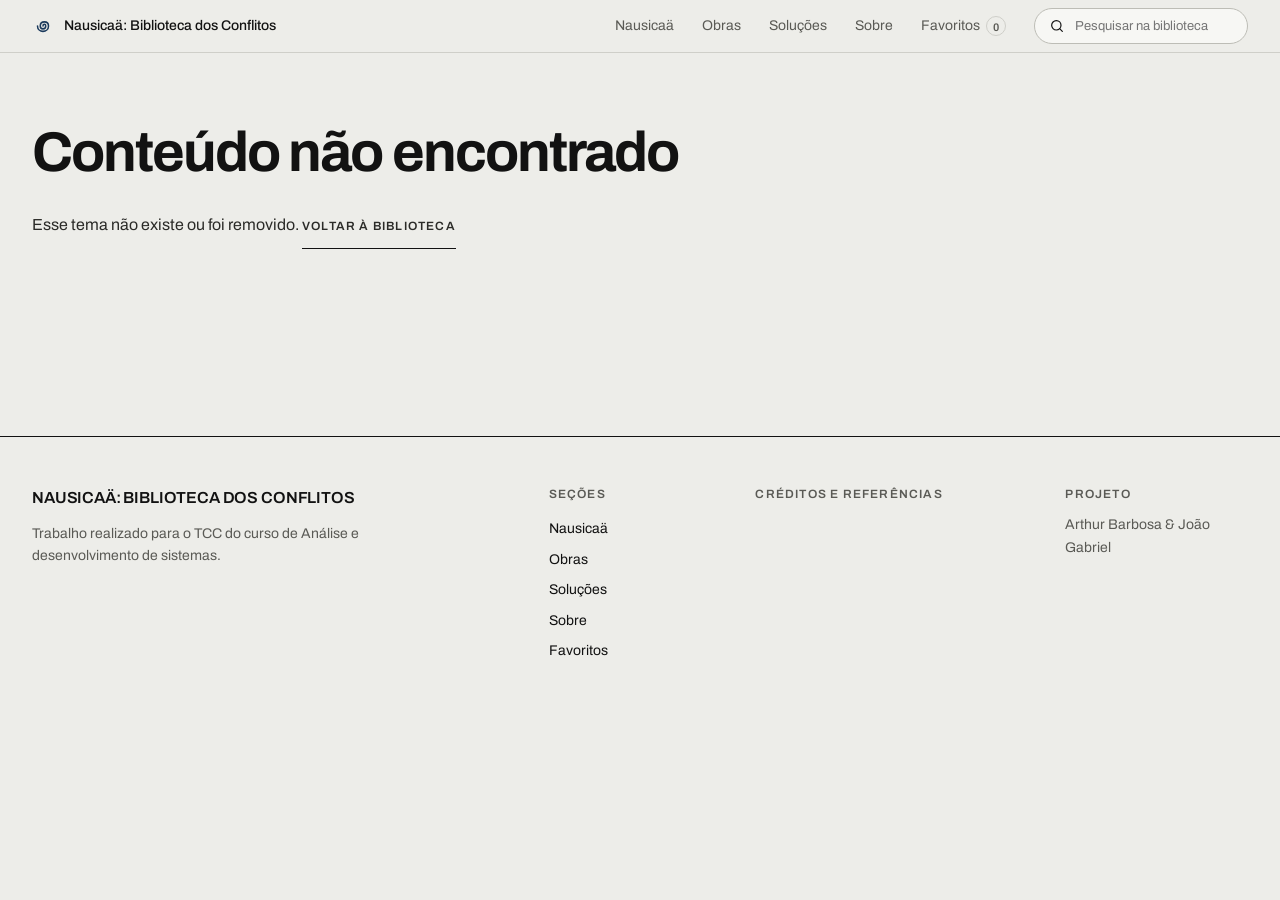
<file: TCC_Nausicaä/frontend/conteudo.html>
<!DOCTYPE html>
<html lang="pt-BR">
<head>
<meta charset="UTF-8">
<meta name="viewport" content="width=device-width, initial-scale=1">
<title>Conteúdo · Nausicaä: Biblioteca dos Conflitos</title>
<meta name="description" content="[Descrição da página de conteúdo]">
<link rel="preconnect" href="https://fonts.googleapis.com">
<link rel="preconnect" href="https://fonts.gstatic.com" crossorigin>
<link href="https://fonts.googleapis.com/css2?family=Archivo:wght@400;500;600;700&display=swap" rel="stylesheet">
<link rel="stylesheet" href="css/style.css">
</head>
<body data-pagina="conteudo">
<a class="pular" href="#conteudo">Pular para o conteúdo</a>
<header class="topo" id="topo"></header>
<main id="conteudo">
  <section class="wrap pagina" id="conteudo-item"></section>
</main>
<footer class="rodape" id="rodape"></footer>
<script src="js/dados.js"></script>
<script src="js/script.js"></script>
</body>
</html>
</file>
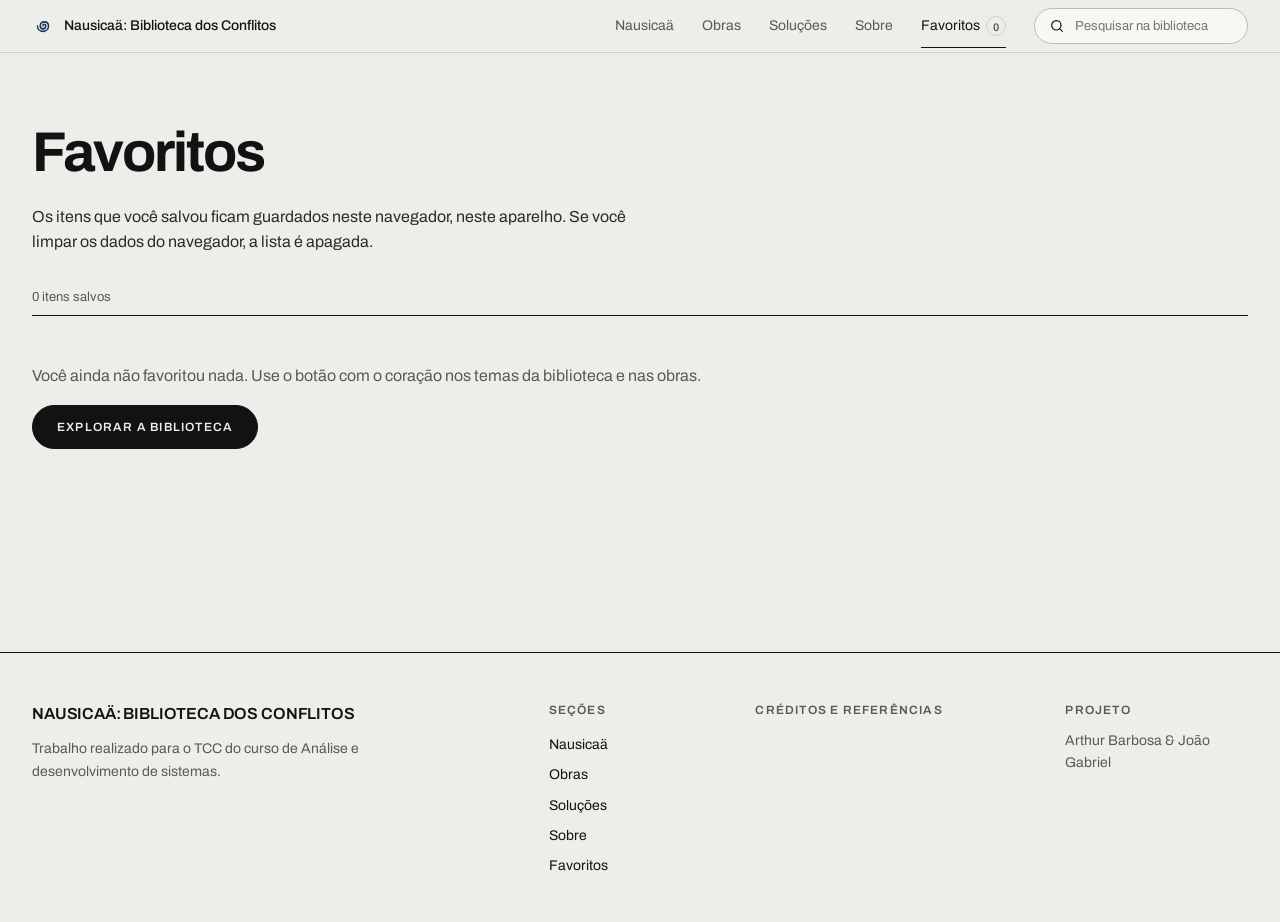
<file: TCC_Nausicaä/frontend/favoritos.html>
<!DOCTYPE html>
<html lang="pt-BR">
<head>
<meta charset="UTF-8">
<meta name="viewport" content="width=device-width, initial-scale=1">
<title>Favoritos · Nausicaä: Biblioteca dos Conflitos</title>
<meta name="description" content="Temas da biblioteca e obras que você salvou neste navegador.">
<link rel="preconnect" href="https://fonts.googleapis.com">
<link rel="preconnect" href="https://fonts.gstatic.com" crossorigin>
<link href="https://fonts.googleapis.com/css2?family=Archivo:wght@400;500;600;700&display=swap" rel="stylesheet">
<link rel="stylesheet" href="css/style.css">
</head>
<body data-pagina="favoritos">
<a class="pular" href="#conteudo">Pular para o conteúdo</a>
<header class="topo" id="topo"></header>
<main id="conteudo">
  <section class="wrap pagina">
    <h1>Favoritos</h1>
    <p class="lead">Os itens que você salvou ficam guardados neste navegador, neste aparelho. Se você limpar os dados do navegador, a lista é apagada.</p>
    <div class="cab-secao" style="margin-bottom:8px">
      <span class="contagem" id="fav-conta" aria-live="polite"></span>
      <div class="acoes" id="fav-acoes" hidden>
        <button type="button" class="btn claro" id="fav-baixar">Baixar lista (.txt)</button>
        <button type="button" class="btn claro" id="fav-limpar">Limpar favoritos</button>
      </div>
    </div>
    <div id="fav-box"></div>
  </section>
</main>
<footer class="rodape" id="rodape"></footer>
<script src="js/dados.js"></script>
<script src="js/script.js"></script>
</body>
</html>
</file>
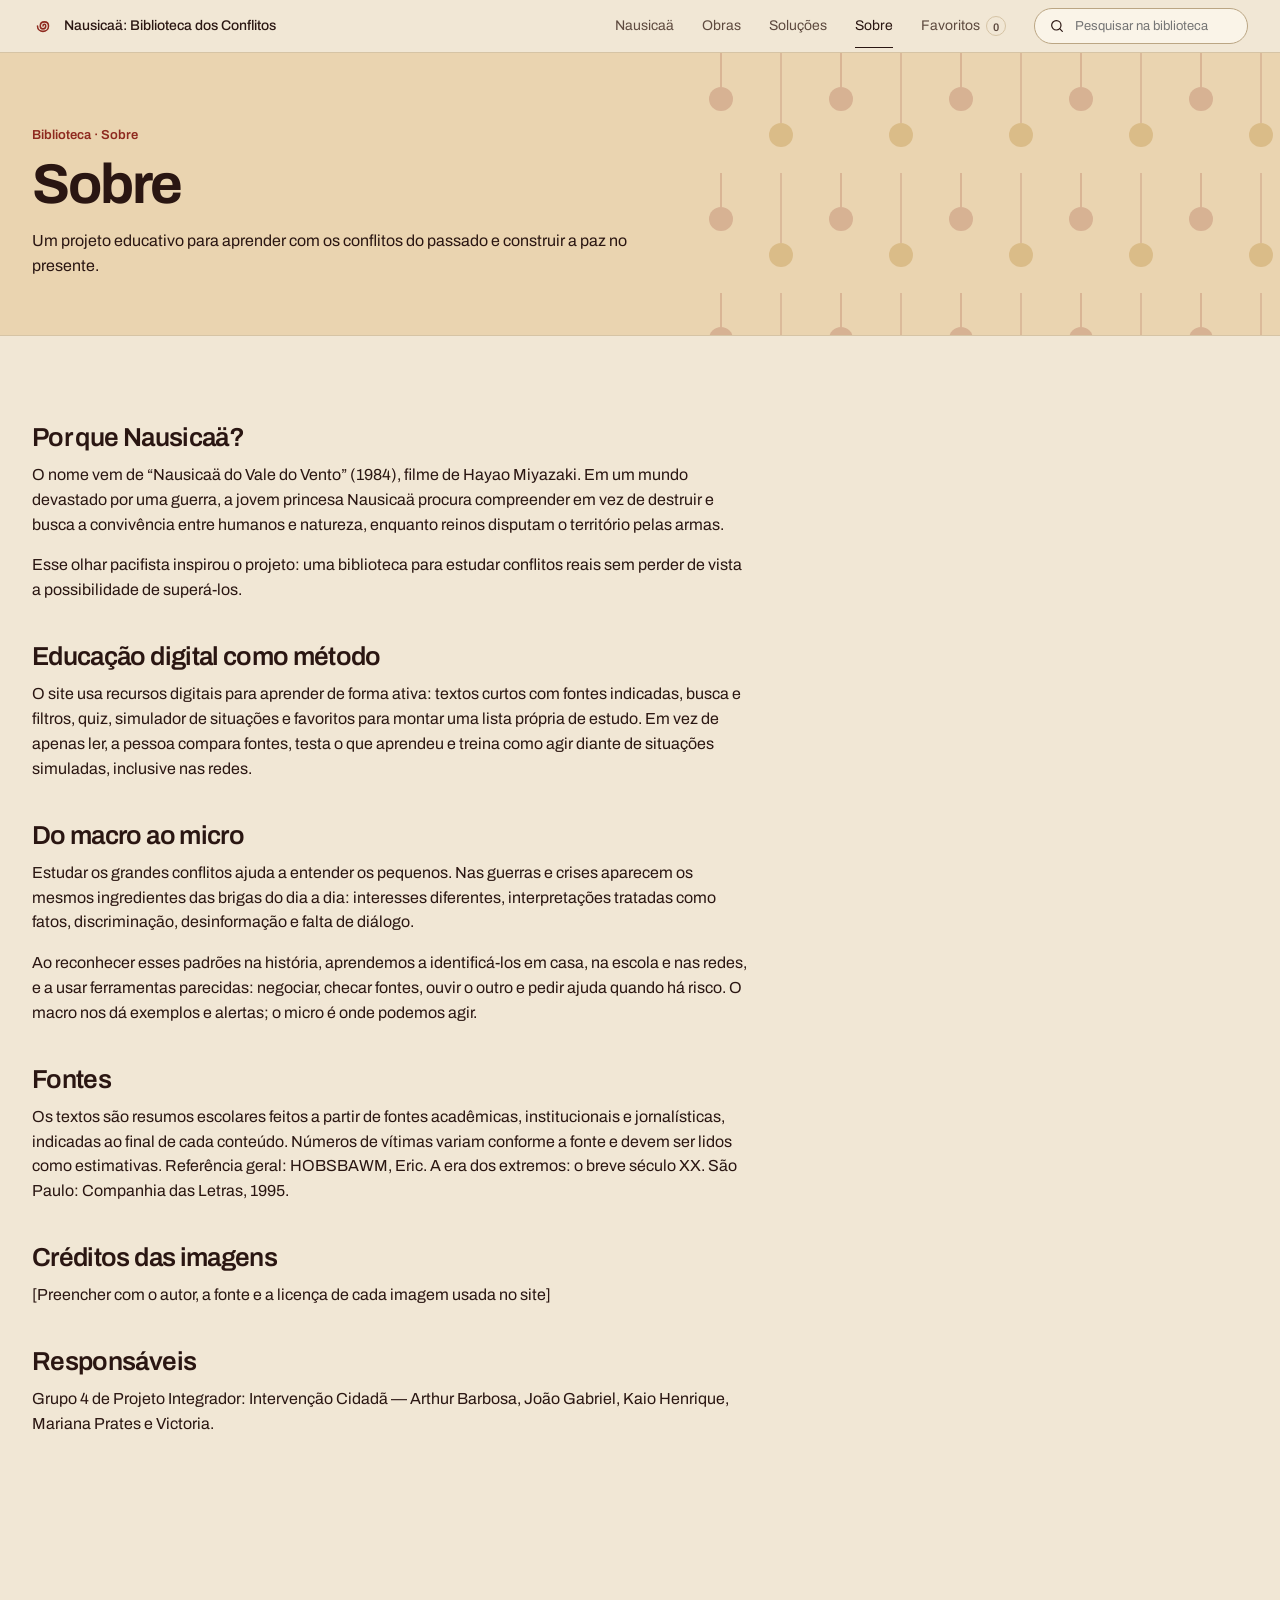
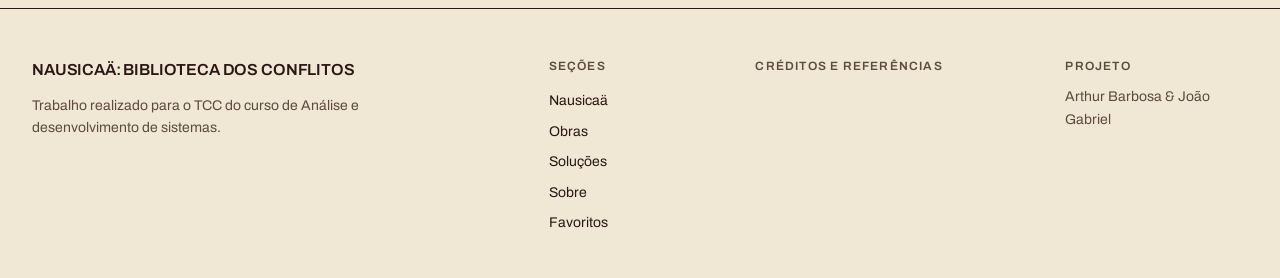
<file: TCC_Nausicaä/frontend/sobre.html>
<!DOCTYPE html>
<html lang="pt-BR">
<head>
<meta charset="UTF-8">
<meta name="viewport" content="width=device-width, initial-scale=1">
<title>Sobre · Nausicaä: Biblioteca dos Conflitos</title>
<meta name="description" content="[Descrição da página sobre o projeto]">
<link rel="preconnect" href="https://fonts.googleapis.com">
<link rel="preconnect" href="https://fonts.gstatic.com" crossorigin>
<link href="https://fonts.googleapis.com/css2?family=Archivo:wght@400;500;600;700&display=swap" rel="stylesheet">
<link rel="stylesheet" href="css/style.css">
</head>
<body data-pagina="sobre" data-tema="sobre">
<a class="pular" href="#conteudo">Pular para o conteúdo</a>
<header class="topo" id="topo"></header>
<main id="conteudo">
  <section class="cab-tema">
    <div class="wrap">
      <p class="rot-sec" data-txt="sobre.rotulo"></p>
      <h1 data-txt="sobre.titulo"></h1>
      <p class="lead" data-txt="sobre.texto"></p>
    </div>
  </section>
  <section class="wrap pagina" style="padding-top:48px">
    <div class="artigo" id="sobre-secoes"></div>
  </section>
</main>
<footer class="rodape" id="rodape"></footer>
<script src="js/dados.js"></script>
<script src="js/script.js"></script>
</body>
</html>
</file>
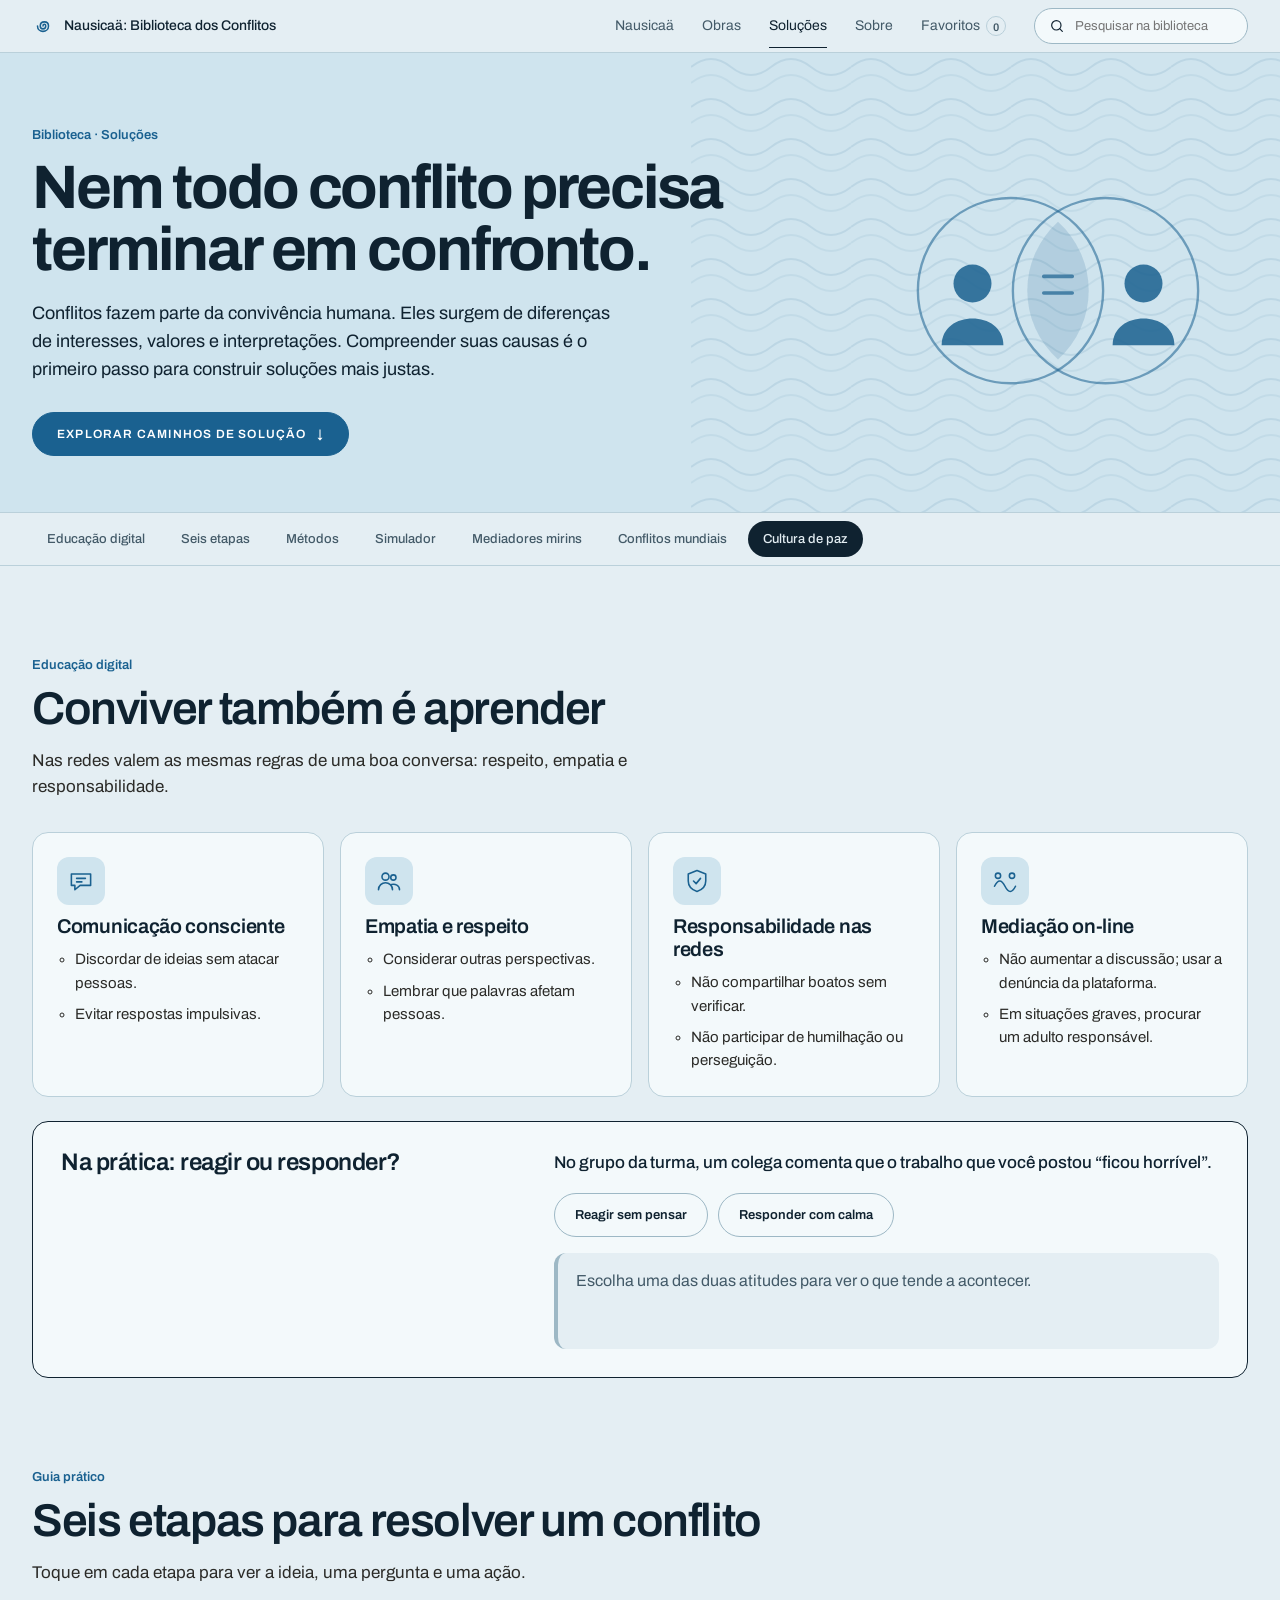
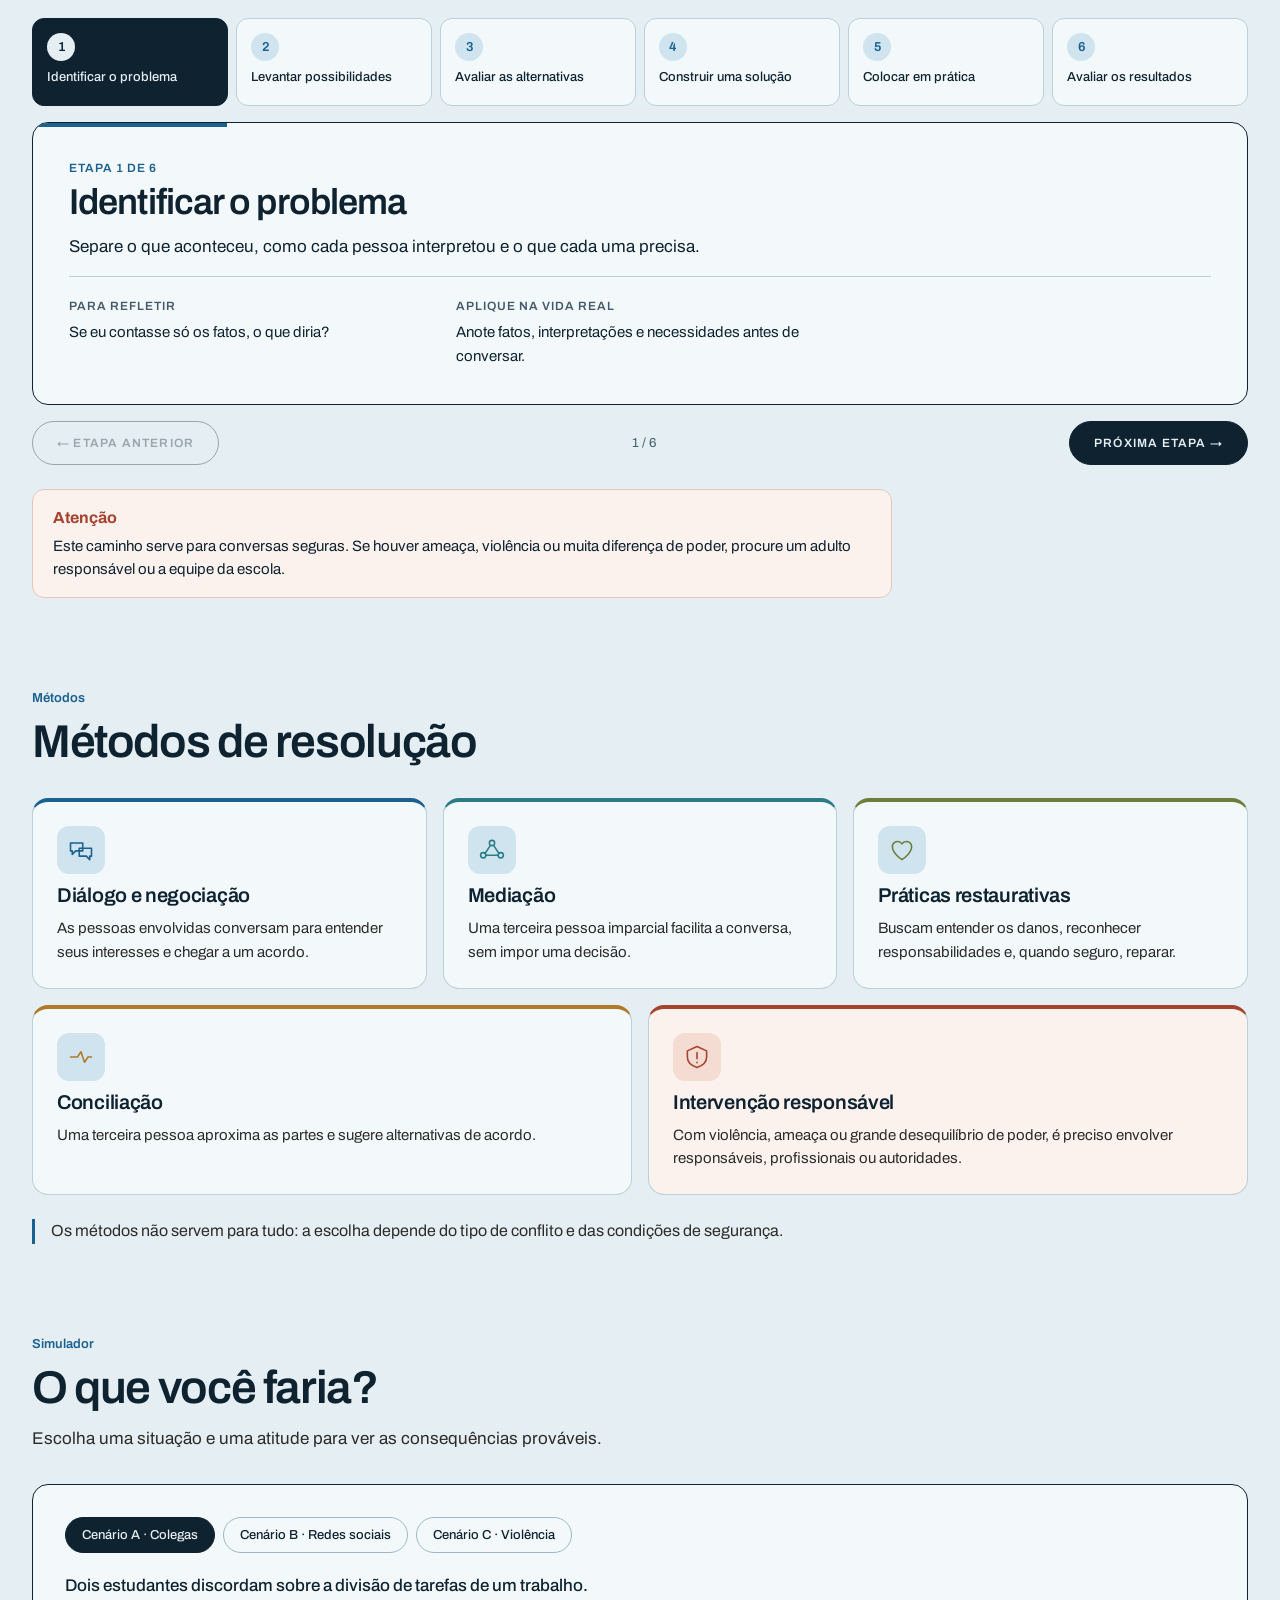
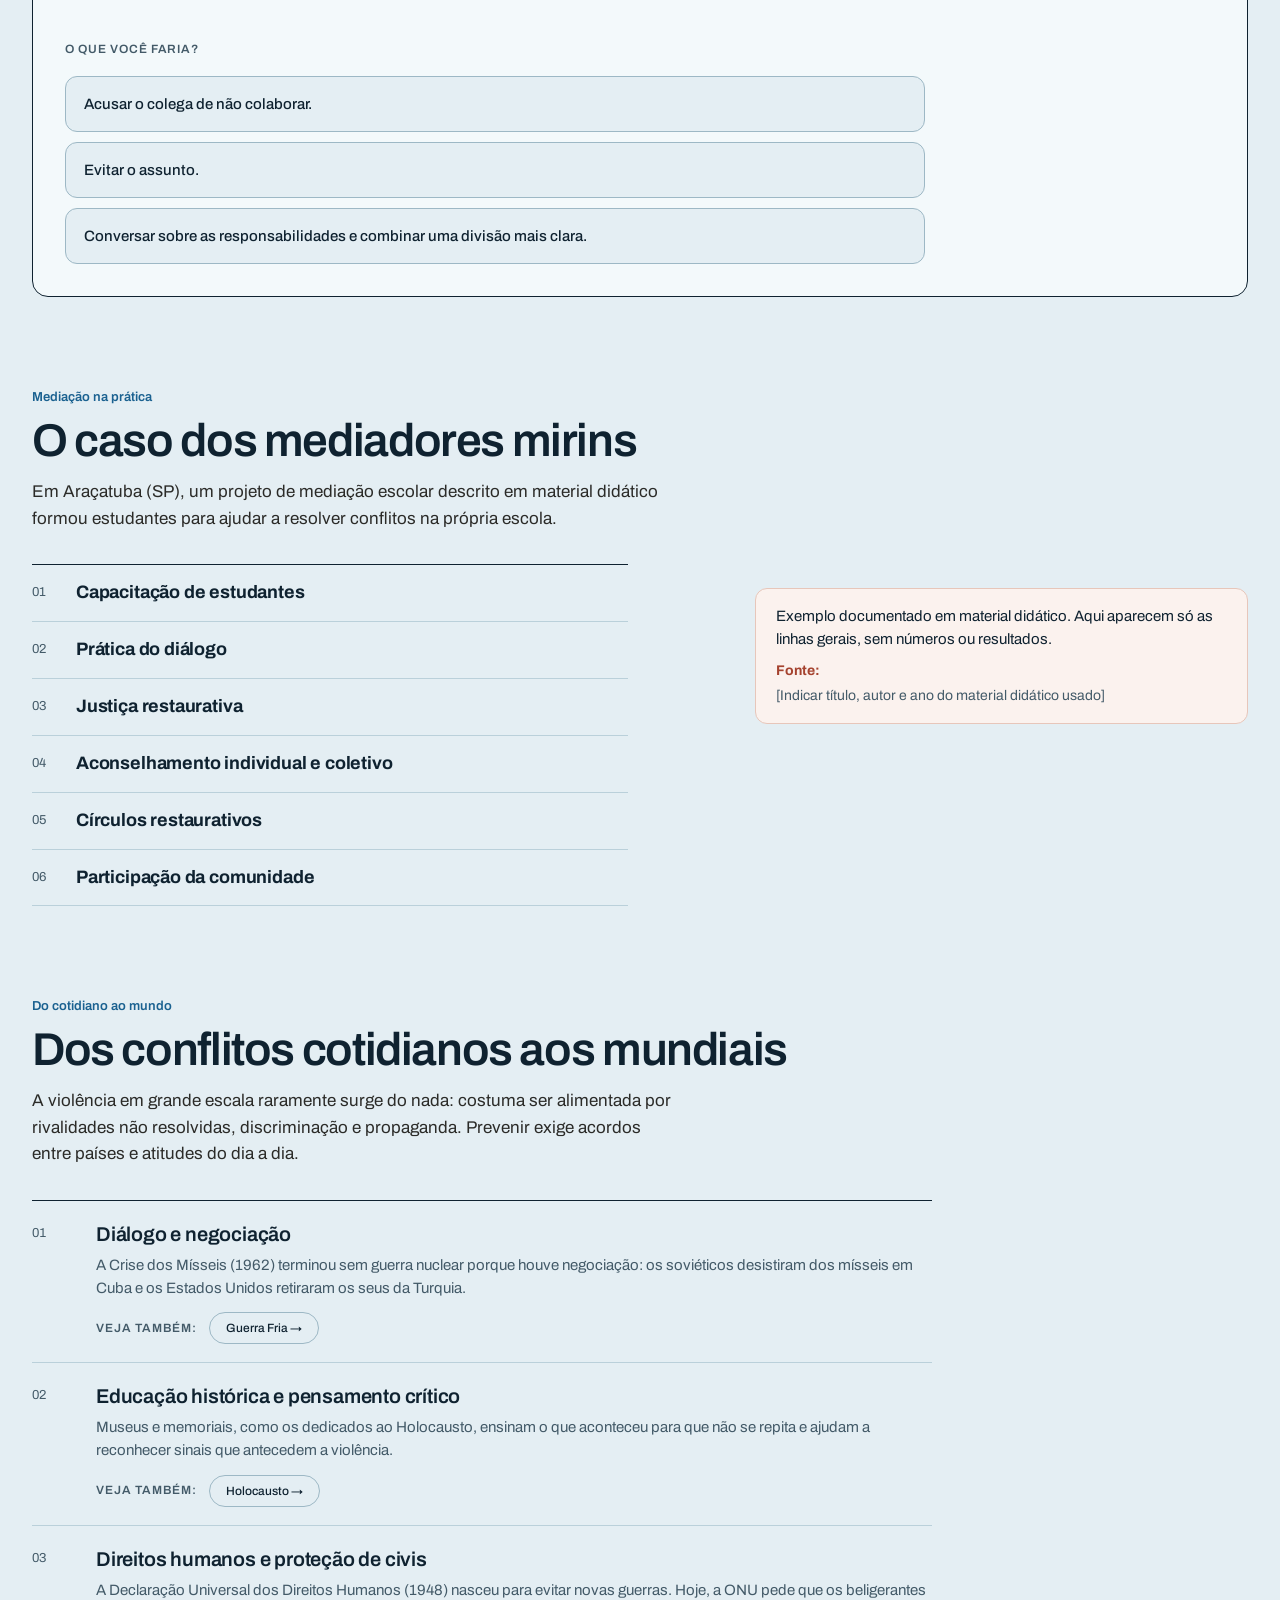
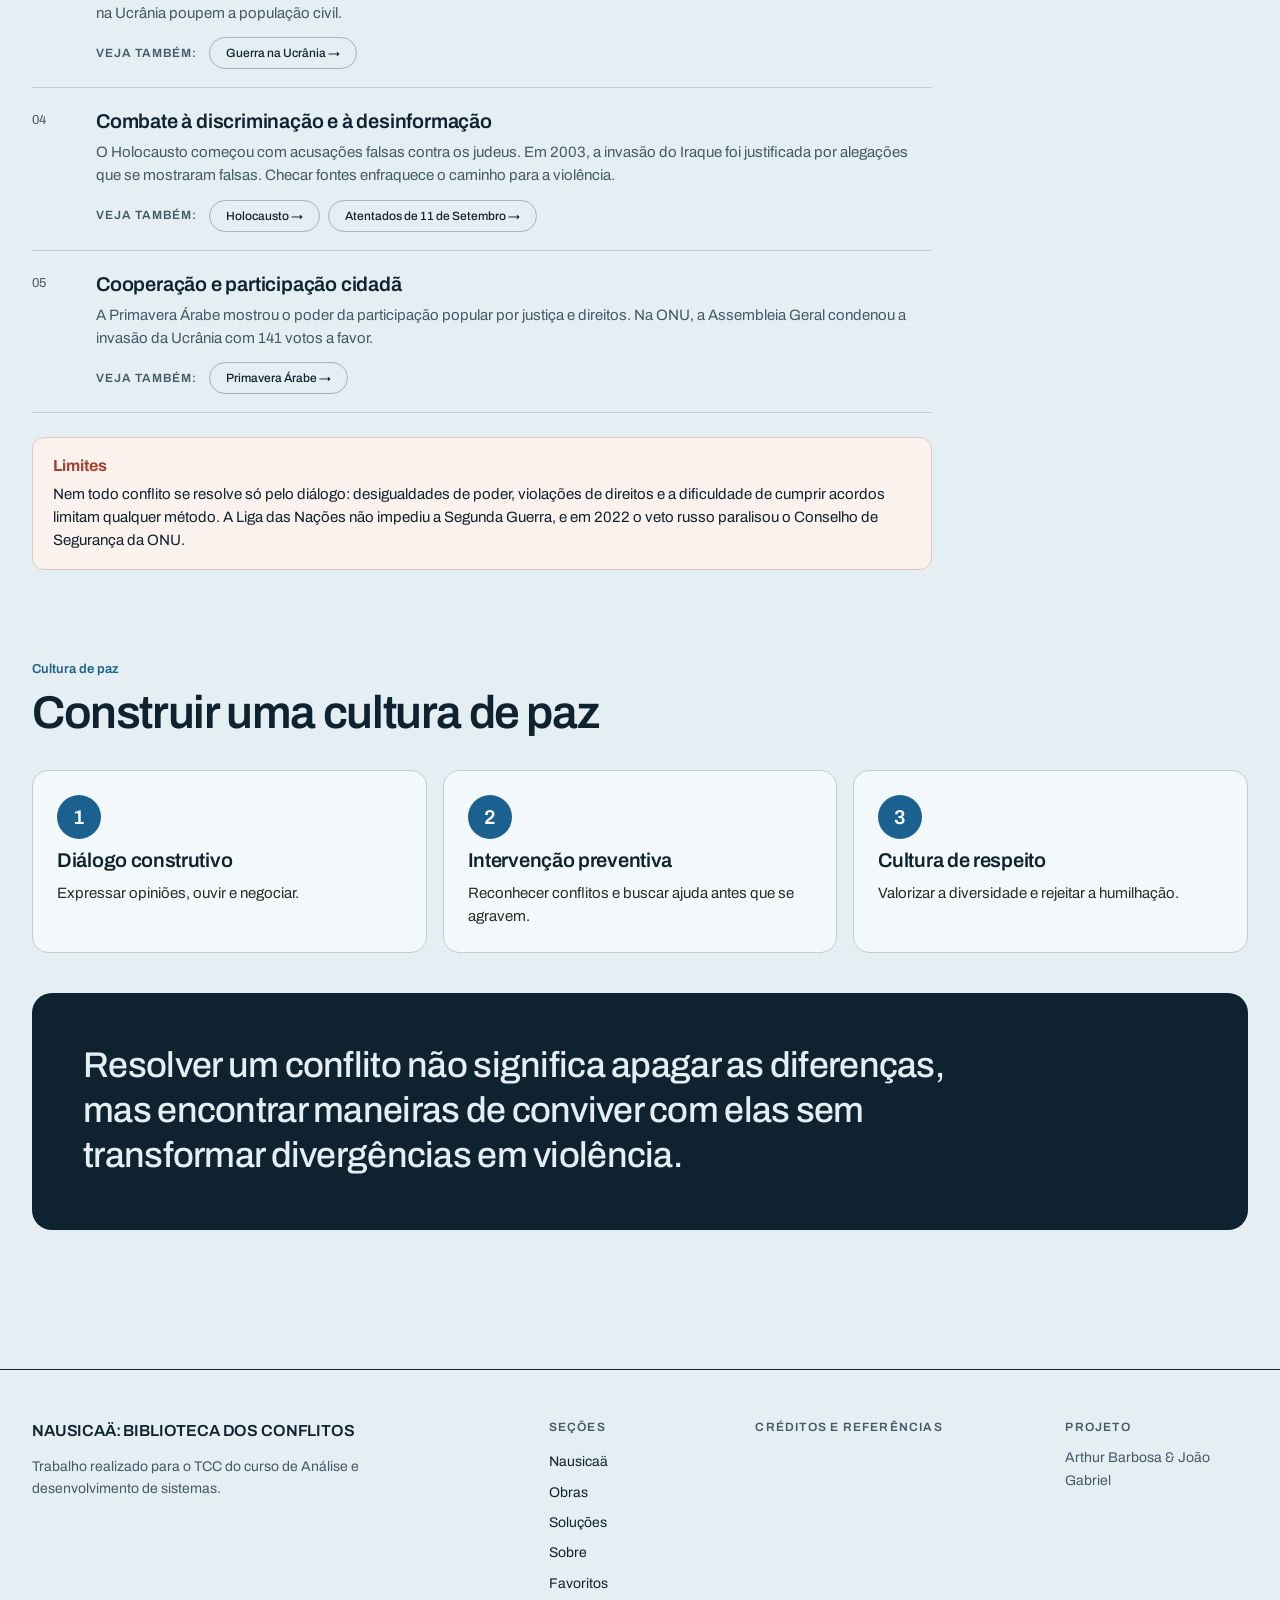
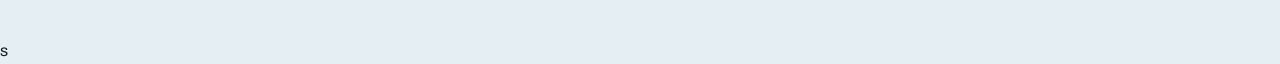
<file: TCC_Nausicaä/frontend/solucoes.html>
<!DOCTYPE html>
<html lang="pt-BR">
<head>
<meta charset="UTF-8">
<meta name="viewport" content="width=device-width, initial-scale=1">
<title>Soluções · Nausicaä: Biblioteca dos Conflitos</title>
<meta name="description" content="[Descrição da página de soluções]">
<link rel="preconnect" href="https://fonts.googleapis.com">
<link rel="preconnect" href="https://fonts.gstatic.com" crossorigin>
<link href="https://fonts.googleapis.com/css2?family=Archivo:wght@400;500;600;700&display=swap" rel="stylesheet">
<link rel="stylesheet" href="css/style.css">
</head>
<body data-pagina="solucoes" data-tema="solucoes">
<a class="pular" href="#conteudo">Pular para o conteúdo</a>
<header class="topo" id="topo"></header>
<main id="conteudo">
  <section class="cab-tema sol-hero">
    <div class="wrap sol-hero-in">
      <div class="sol-hero-txt">
        <p class="rot-sec" data-txt="solucoes.rotulo"></p>
        <h1 data-txt="solucoes.titulo"></h1>
        <p class="lead" data-txt="solucoes.texto"></p>
        <a class="btn acc" id="sol-cta" href="#educacao"><span data-txt="solucoes.cta"></span> <span aria-hidden="true">↓</span></a>
      </div>
      <svg class="sol-hero-arte" viewBox="0 0 320 220" role="img" aria-label="Duas pessoas conversando, com balões de fala que se encontram">
        <circle cx="120" cy="110" r="78" fill="none" stroke="currentColor" stroke-width="2" opacity=".55"/>
        <circle cx="200" cy="110" r="78" fill="none" stroke="currentColor" stroke-width="2" opacity=".55"/>
        <path d="M160 52a78 78 0 0 1 0 116a78 78 0 0 1 0-116z" fill="currentColor" opacity=".16"/>
        <circle cx="88" cy="104" r="16" fill="currentColor" opacity=".85"/>
        <path d="M62 156c0-30 52-30 52 0z" fill="currentColor" opacity=".85"/>
        <circle cx="232" cy="104" r="16" fill="currentColor" opacity=".85"/>
        <path d="M206 156c0-30 52-30 52 0z" fill="currentColor" opacity=".85"/>
        <path d="M148 98h24M148 112h24" stroke="currentColor" stroke-width="3" stroke-linecap="round" opacity=".7"/>
      </svg>
    </div>
  </section>

  <nav class="sol-nav" id="sol-nav" aria-label="Nesta página"><div class="wrap"></div></nav>

  <section class="wrap sol-sec" id="educacao" data-sol="educacao" aria-labelledby="t-educacao"></section>
  <section class="wrap sol-sec" id="etapas" data-sol="etapas" aria-labelledby="t-etapas"></section>
  <section class="wrap sol-sec" id="metodos" data-sol="metodos" aria-labelledby="t-metodos"></section>
  <section class="wrap sol-sec" id="simulador" data-sol="simulador" aria-labelledby="t-simulador"></section>
  <section class="wrap sol-sec" id="caso" data-sol="caso" aria-labelledby="t-caso"></section>
  <section class="wrap sol-sec" id="mundo" data-sol="mundo" aria-labelledby="t-mundo"></section>
  <section class="wrap sol-sec" id="paz" data-sol="paz" aria-labelledby="t-paz"></section>
</main>
<footer class="rodape" id="rodape"></footer>
<script src="js/dados.js"></script>
<script src="js/script.js"></script>
<script src="js/solucoes.js"></script>
</body>
</html>s
</file>
<file: TCC_Nausicaä/frontend/css/style.css>
/* ============================================================
   NAUSICAÄ: BIBLIOTECA DOS CONFLITOS — estilos
   Para mudar as cores, edite as variáveis logo abaixo.
   ============================================================ */
:root{
  --bg:#EDEDE9;        /* fundo da página */
  --papel:#F7F7F4;     /* campos e cartões */
  --ink:#121212;       /* texto e linhas fortes */
  --mute:#5A5A55;      /* texto secundário */
  --linha:#CFCFC9;     /* linhas finas */
  --borda:#BDBDB6;     /* contorno de campos e botões */
  --acc:#1B3A5C;       /* cor de destaque (links, favoritos, ativo) */
  --acc-claro:#DCE3EC;
  --t0:#D9D9D3;--t1:#CFCFC8;--t2:#E2E2DC;--t3:#C9C9C2;--t4:#D3D3CC;
  --max:1440px;
  --pad:clamp(16px,2.5vw,32px);
  --fonte:'Archivo','Helvetica Neue',Helvetica,Arial,sans-serif;
}
*{box-sizing:border-box}
[hidden]{display:none!important}
html{scroll-behavior:smooth;scroll-padding-top:72px}
body{margin:0;background:var(--bg);color:var(--ink);font-family:var(--fonte);font-size:16px;line-height:1.55;-webkit-font-smoothing:antialiased}
a{color:inherit;text-decoration:none}
img{max-width:100%;display:block}
button{font-family:inherit}
:focus-visible{outline:2px solid var(--acc);outline-offset:3px}
.pular{position:absolute;left:-999px;top:0;background:var(--ink);color:var(--bg);padding:10px 16px;z-index:2000}
.pular:focus{left:8px;top:8px}
.wrap{max-width:var(--max);margin:0 auto;padding:0 var(--pad)}
.sr{position:absolute;width:1px;height:1px;overflow:hidden;clip:rect(0 0 0 0);white-space:nowrap}
.peq{font-size:13px;color:var(--mute);margin:0}
h1,h2,h3{font-weight:600;letter-spacing:-.025em;line-height:1.05;margin:0}

/* ---------- Abertura ---------- */
#intro{display:none;position:fixed;inset:0;z-index:1000;background:var(--bg);flex-direction:column;align-items:center;justify-content:center;overflow:hidden}
html.intro-ativa #intro{display:flex}
html.intro-ativa body{overflow:hidden}
#intro.saindo{transform:translateY(-100%);transition:transform .7s cubic-bezier(.7,0,.2,1)}
.intro-vento,.intro-ar{position:absolute;inset:0;width:100%;height:100%}
.intro-vento path{fill:none;stroke:var(--linha);stroke-width:1.5;stroke-linecap:round;stroke-dasharray:1700;stroke-dashoffset:1700;animation:desenhar 1.8s ease forwards}
.intro-vento path:nth-of-type(2){animation-delay:.2s}
.intro-vento path:nth-of-type(3){animation-delay:.4s}
.intro-folhas path{fill:#9AA6B3;opacity:0;animation:aparecer 1.2s ease forwards}
.intro-folhas path:nth-child(2){animation-delay:.2s}.intro-folhas path:nth-child(3){animation-delay:.4s}.intro-folhas path:nth-child(4){animation-delay:.6s}
.intro-titulo{position:relative;text-align:center;opacity:0;transform:translateY(14px);animation:subir 1s .8s ease forwards;margin-top:-120px}
.intro-titulo svg{width:40px;height:40px;margin-bottom:16px}
.intro-titulo h1{font-size:clamp(28px,4.6vw,56px);font-weight:600;letter-spacing:-.025em;line-height:1.05}
.intro-paisagem{position:absolute;left:0;right:0;bottom:0;width:100%;height:34vh;transform:translateY(40%);opacity:0;animation:subir 1.4s 1.1s ease forwards}
.intro-pular{position:absolute;top:20px;right:var(--pad);min-height:44px;padding:0 6px;background:none;border:0;border-bottom:1px solid var(--ink);font-size:12px;letter-spacing:.1em;font-weight:600;cursor:pointer;color:var(--ink)}
@keyframes desenhar{to{stroke-dashoffset:0}}
@keyframes aparecer{to{opacity:.9}}
@keyframes subir{to{opacity:1;transform:none}}

/* ---------- Topo ---------- */
.topo{position:sticky;top:0;z-index:100;background:var(--bg);border-bottom:1px solid var(--linha)}
.topo-in{display:flex;align-items:center;justify-content:space-between;gap:24px;min-height:52px}
.marca{display:flex;align-items:center;gap:10px;font-size:14px;font-weight:500;min-height:44px}
.marca svg{width:22px;height:22px;flex:none}
.topo-dir{display:flex;align-items:center;gap:28px;font-size:14px}
.menu{display:flex;align-items:center;gap:28px;margin:0;padding:0;list-style:none}
.menu a{display:inline-flex;align-items:center;min-height:44px;color:var(--mute);border-bottom:1px solid transparent;transition:color .2s}
.menu a:hover{color:var(--ink)}
.menu a[aria-current="page"]{color:var(--ink);border-bottom-color:var(--ink)}
.menu .num{display:inline-block;min-width:20px;height:20px;line-height:20px;text-align:center;font-size:11px;font-weight:600;background:var(--acc);color:#fff;border-radius:999px;margin-left:6px;padding:0 6px}
.menu .num[data-zero="true"]{background:transparent;color:var(--mute);border:1px solid var(--linha)}
.busca{position:relative}
.busca form{display:flex;align-items:center;gap:8px;border:1px solid var(--borda);border-radius:999px;padding:0 14px;height:36px;background:var(--papel)}
.busca form:focus-within{border-color:var(--acc)}
.busca svg{width:16px;height:16px;flex:none}
.busca input{border:0;background:transparent;outline:none;font:400 13px var(--fonte);width:160px;color:var(--ink)}
.busca-res{position:absolute;right:0;top:calc(100% + 8px);width:360px;max-height:360px;overflow:auto;background:var(--papel);border:1px solid var(--ink);border-radius:8px;display:none;z-index:10}
.busca-res.aberto{display:block}
.busca-res a{display:block;padding:10px 14px;border-bottom:1px solid var(--linha)}
.busca-res a:last-child{border-bottom:0}
.busca-res a:hover,.busca-res a:focus-visible{background:var(--acc-claro);outline-offset:-2px}
.busca-res small{display:block;font-size:12px;color:var(--mute)}
.busca-res .vazio{padding:12px 14px;font-size:14px;color:var(--mute)}
.burger{display:none;width:44px;height:44px;border:0;background:none;cursor:pointer;color:var(--ink);align-items:center;justify-content:center}
.burger svg{width:22px;height:22px}

/* ---------- Botões e links ---------- */
.btn{display:inline-flex;align-items:center;justify-content:center;gap:10px;min-height:44px;padding:0 24px;border-radius:999px;border:1px solid var(--ink);background:var(--ink);color:var(--bg);font:600 12px var(--fonte);letter-spacing:.1em;text-transform:uppercase;cursor:pointer;transition:background .2s,color .2s}
.btn:hover{background:var(--acc);border-color:var(--acc)}
.btn.claro{background:transparent;color:var(--ink)}
.btn.claro:hover{background:var(--ink);color:var(--bg);border-color:var(--ink)}
.btn.acc{background:var(--acc);border-color:var(--acc);color:#fff}
.btn.acc:hover{background:var(--ink);border-color:var(--ink)}
.link-forte{display:inline-flex;align-items:center;min-height:44px;font-size:12px;letter-spacing:.1em;font-weight:600;text-transform:uppercase;border-bottom:1px solid var(--ink);align-self:flex-start}
.link-forte:hover{color:var(--acc);border-color:var(--acc)}
.chip{height:36px;padding:0 16px;border-radius:999px;border:1px solid var(--borda);background:transparent;color:var(--ink);font:500 13px var(--fonte);cursor:pointer}
.chip:hover{border-color:var(--ink)}
.chip[aria-pressed="true"]{background:var(--ink);border-color:var(--ink);color:var(--bg)}
.filtros{display:flex;flex-wrap:wrap;align-items:center;gap:8px}
.filtros .rot{font-size:14px;color:var(--mute);margin-right:8px}

/* favoritar */
.btn-fav{display:inline-flex;align-items:center;gap:8px;min-height:44px;padding:0 16px;border-radius:999px;border:1px solid var(--borda);background:var(--papel);color:var(--ink);font:500 13px var(--fonte);cursor:pointer;transition:background .2s,color .2s,border-color .2s}
.btn-fav svg{width:18px;height:18px;flex:none}
.btn-fav svg path{fill:none;stroke:currentColor;stroke-width:1.8;stroke-linejoin:round}
.btn-fav:hover{border-color:var(--acc);color:var(--acc)}
.btn-fav[aria-pressed="true"]{background:var(--acc);border-color:var(--acc);color:#fff}
.btn-fav[aria-pressed="true"] svg path{fill:currentColor}
.btn-fav.icone{position:absolute;top:8px;right:8px;width:44px;height:44px;padding:0;justify-content:center;border-radius:50%;background:rgba(247,247,244,.92)}
.btn-fav.icone .rot{display:none}
.btn-fav.icone[aria-pressed="true"]{background:var(--acc)}

/* ---------- Imagens e marcadores ---------- */
.ph{display:flex;align-items:center;justify-content:center;text-align:center;width:100%;height:100%;font-size:11px;letter-spacing:.14em;color:#55554F;font-weight:500;padding:8px;background:var(--t0)}
.c1 .ph,.ph.c1{background:var(--t1)}.c2 .ph,.ph.c2{background:var(--t2)}.c3 .ph,.ph.c3{background:var(--t3)}.c4 .ph,.ph.c4{background:var(--t4)}
.midia{width:100%;height:100%;object-fit:cover}

/* ---------- Carrossel (palco preto) ---------- */
.carrossel{--sw:86%;background:radial-gradient(120% 90% at 50% 0%,#20242C 0%,#101217 48%,#07080A 100%);border-bottom:1px solid #1A1C22;color:#F2F2EE;padding:40px 0 24px}
.car-palco{position:relative}
.car-janela{overflow:hidden}
.car-track{display:flex;gap:16px;transform:translateX(calc(var(--i,0) * -1 * (var(--sw) + 16px)));transition:transform .7s cubic-bezier(.2,.7,.2,1)}
.car-slide{flex:0 0 var(--sw);height:clamp(240px,38vw,540px);border-radius:8px;overflow:hidden;background:#1E1E1E;box-shadow:0 18px 40px rgba(0,0,0,.45);opacity:.35;transition:opacity .7s}
.car-slide.ativo{opacity:1}
.car-slide .ph{background:#232323;color:#8E8E88;font-size:12px}
.car-seta{position:absolute;top:50%;transform:translateY(-50%);z-index:3;width:48px;height:48px;border-radius:50%;border:1px solid rgba(255,255,255,.75);background:rgba(11,11,11,.55);color:#fff;display:flex;align-items:center;justify-content:center;cursor:pointer;transition:background .2s,color .2s;backdrop-filter:blur(4px)}
.car-seta svg{width:20px;height:20px}
.car-seta:hover{background:#fff;color:#0B0B0B}
.car-seta.ant{left:16px}
.car-seta.prox{left:calc(var(--sw) - 64px)}
.car-legenda{width:var(--sw);display:flex;align-items:flex-end;justify-content:space-between;gap:16px;padding-top:16px}
.car-legenda .peq{color:#B4B4AE}
.car-legenda h2{font-size:clamp(24px,2.6vw,34px);margin-top:6px;color:#fff}
.car-legenda .link-forte{min-height:36px;font-size:11px;white-space:nowrap;color:#fff;border-color:#fff}
.car-legenda .link-forte:hover{color:#fff;opacity:.75}
.car-controles{width:var(--sw);display:flex;align-items:center;justify-content:flex-start;margin-top:12px;padding-top:0;border-top:1px solid rgba(255,255,255,.18)}
.car-pos{display:flex;align-items:center;gap:16px;font-size:13px;font-variant-numeric:tabular-nums;color:#D8D8D2}
.car-pontos{display:flex;gap:8px}
.car-pontos button{width:40px;height:44px;border:0;background:none;padding:0;cursor:pointer;position:relative}
.car-pontos button::after,.car-pontos button::before{content:'';position:absolute;left:0;right:0;top:50%;height:3px;margin-top:-1.5px;border-radius:2px}
.car-pontos button::after{background:rgba(255,255,255,.25)}
.car-pontos button::before{background:#fff;transform:scaleX(0);transform-origin:left;z-index:1}
.car-pontos button[aria-current="true"]::before{transform:scaleX(1)}
.car-pontos button[aria-current="true"].corre::before{animation:preencher 5s linear forwards}
@keyframes preencher{from{transform:scaleX(0)}to{transform:scaleX(1)}}
.carrossel :focus-visible{outline-color:#fff}

.espaco{height:clamp(72px,9vw,128px)}

/* ---------- Vídeo ---------- */
.video{display:grid;grid-template-columns:repeat(12,minmax(0,1fr));column-gap:24px;align-items:center}
.video .txt{grid-column:1 / span 5}
.video h2{font-size:clamp(30px,3.4vw,46px);margin:12px 0 20px}
.video .txt p.corpo{margin:0;max-width:420px}
.video .tela{grid-column:7 / span 6}
.video-caixa{aspect-ratio:16 / 9;background:#2A2F36;border-radius:8px;overflow:hidden;display:flex;flex-direction:column;align-items:center;justify-content:center;gap:14px;color:#D5DAE0;font-size:12px;letter-spacing:.14em;text-align:center;padding:16px}
.video-caixa iframe,.video-caixa video{width:100%;height:100%;border:0}
.video-caixa .play{width:64px;height:64px;border-radius:50%;border:1.5px solid #D5DAE0;display:flex;align-items:center;justify-content:center}
.video-caixa .play svg{width:20px;height:20px}

body[data-pagina="index"]{--serif:'Newsreader',Georgia,'Times New Roman',serif}
body[data-pagina="index"] .titulo-secao,body[data-pagina="index"] .video h2,body[data-pagina="index"] .banner h2{font-family:var(--serif);font-weight:600;letter-spacing:-.02em}
.sec-lead{margin:14px 0 0;max-width:640px;color:var(--mute)}

/* ---------- Faixa que leva às Obras ---------- */
.banner {
  --banner-fundo: #14263A;
  display: grid;
  grid-template-columns: repeat(12, minmax(0, 1fr));
  column-gap: 24px;
  align-items: center;
  min-height: clamp(300px, 30vw, 420px);
  background: var(--banner-fundo);
  color: #F2F2EE;
  border-radius: 8px;
  overflow: hidden;
  padding: 0 clamp(24px, 4vw, 64px);
}

.banner-txt {
  grid-column: 1 / span 6;
  padding: clamp(32px, 4vw, 56px) 0;
}

.banner .rot-sec {
  color: #B9C7D8;
}

.banner h2 {
  font-size: clamp(30px, 3.6vw, 52px);
  line-height: 1.02;
  color: #fff;
  margin: 12px 0 16px;
}

.banner .corpo {
  margin: 0 0 28px;
  color: #D8DEE6;
  max-width: 480px;
}

.btn.claro-escuro {
  background: #fff;
  color: #0B0B0B;
  border-color: #fff;
}

.btn.claro-escuro:hover {
  background: transparent;
  color: #fff;
  border-color: #fff;
}

/* Imagem centralizada e com espaço nas bordas */
.banner-img {
  grid-column: 7 / span 6;
  align-self: stretch;
  min-height: 280px;
  display: flex;
  align-items: center;
  justify-content: center;
  padding: 24px;
  position: relative;
}

.banner-img img {
  position: relative;
  inset: auto;
  display: block;
  width: 100%;
  height: 100%;
  max-height: 360px;
  object-fit: contain;
  object-position: center center;
  margin: auto;
}

.banner-ph {
  position: absolute;
  inset: 28px;
  border: 1.5px dashed rgba(255,255,255,.35);
  border-radius: 8px;
  display: flex;
  align-items: center;
  justify-content: center;
  text-align: center;
  padding: 12px;
  font-size: 12px;
  letter-spacing: .14em;
  color: rgba(255,255,255,.6);
}

/* Ajuste para celulares */
@media (max-width: 900px) {
  .banner {
    padding: 0 24px;
  }

  .banner-txt,
  .banner-img {
    grid-column: 1 / -1;
  }

  .banner-txt {
    padding-bottom: 8px;
  }

  .banner-img {
    min-height: 260px;
    padding: 20px;
  }

  .banner-img img {
    max-height: 300px;
  }
}

/* ---------- Seções ---------- */
.secao{padding-top:clamp(64px,8vw,112px)}
.secao>h2,.titulo-secao{font-size:clamp(30px,3.2vw,44px)}
.cab-secao{display:flex;align-items:flex-end;justify-content:space-between;gap:16px;flex-wrap:wrap;margin-bottom:24px}
.contagem{font-size:13px;color:var(--mute)}

/* acervo */
.acervo-lista{border-bottom:1px solid var(--ink);margin-top:32px}
.entrada{display:grid;grid-template-columns:repeat(12,minmax(0,1fr));column-gap:24px;align-items:start;padding:32px 0;border-top:1px solid var(--ink)}
.entrada .img{grid-column:1 / span 5;height:clamp(190px,20vw,280px);border-radius:4px;overflow:hidden;position:relative}
.entrada .info{grid-column:7 / span 6}
.entrada .nucleo{margin:0 0 10px;font-size:12px;font-weight:600;letter-spacing:.1em;text-transform:uppercase;color:var(--acc)}
.entrada h3{font-size:clamp(24px,2.6vw,34px);margin-bottom:12px}
.entrada .desc{margin:0 0 20px;max-width:560px}
.ficha{display:grid;grid-template-columns:repeat(3,minmax(0,1fr));gap:0;margin:0 0 24px;border-top:1px solid var(--linha);border-bottom:1px solid var(--linha);max-width:560px}
.ficha div{padding:10px 12px 10px 0}
.ficha dt{font-size:11px;letter-spacing:.1em;text-transform:uppercase;color:var(--mute);margin-bottom:2px}
.ficha dd{margin:0;font-size:14px;font-weight:500}
.acoes{display:flex;flex-wrap:wrap;align-items:center;gap:12px 20px}
.vazio-msg{padding:40px 0;color:var(--mute)}

/* reflexão */
.caminhos{list-style:none;margin:0;padding:0;border-top:1px solid var(--ink)}
.caminhos li{display:grid;grid-template-columns:48px minmax(0,1fr);column-gap:16px;padding:18px 0;border-bottom:1px solid var(--linha)}
.caminhos .n{font-size:13px;color:var(--mute);font-variant-numeric:tabular-nums;padding-top:4px}
.caminhos strong{display:block;font-size:20px;font-weight:600;letter-spacing:-.01em;margin-bottom:4px}
.caminhos span.t{font-size:15px;color:var(--mute)}
.rot-sec{font-size:13px;font-weight:600;color:var(--acc);margin:0}
/* obras */
.grade-obras{list-style:none;margin:0;padding:0;display:grid;grid-template-columns:repeat(6,minmax(0,1fr));gap:56px 24px;align-items:start}
.obra{position:relative;scroll-margin-top:80px}
.obra-img{position:relative;aspect-ratio:2 / 3;border-radius:2px;overflow:hidden;margin-bottom:10px;background:var(--t0)}
.obra-tit{margin:0;font-size:14px;line-height:1.35;font-weight:500}
.obra-aut{margin:0;font-size:14px;line-height:1.35;color:var(--mute)}
.obra-link{display:inline-block;margin-top:6px;font-size:12px;font-weight:600;letter-spacing:.06em;border-bottom:1px solid var(--ink)}
.obra:target .obra-img,.obra.destaque .obra-img{outline:2px solid var(--acc);outline-offset:4px}

/* ---------- Páginas internas ---------- */
.pagina{padding-top:clamp(40px,6vw,72px);padding-bottom:40px}
.pagina h1{font-size:clamp(40px,5vw,56px);font-weight:700;letter-spacing:-.035em;line-height:1;margin-bottom:24px}
.pagina .lead{margin:0 0 32px;max-width:640px;color:#2B2B28}
.migalha{font-size:13px;color:var(--mute);margin:0 0 24px}
.migalha a{text-decoration:underline}
.artigo{max-width:720px}
.artigo h2{font-size:26px;margin:40px 0 12px}
.artigo p{margin:0 0 16px}
.artigo ul{padding-left:20px}
.meta-linha{display:flex;flex-wrap:wrap;gap:8px 24px;font-size:14px;color:var(--mute);margin:0 0 24px}
.bloco-lista{border-top:1px solid var(--ink);margin:0;padding:0;list-style:none}
.bloco-lista li{padding:16px 0;border-bottom:1px solid var(--linha)}
.fav-lista{list-style:none;margin:0;padding:0;border-top:1px solid var(--ink)}
.fav-item{display:grid;grid-template-columns:96px minmax(0,1fr) auto;gap:20px;align-items:center;padding:16px 0;border-bottom:1px solid var(--linha)}
.fav-item .mini{height:72px;border-radius:4px;overflow:hidden}
.fav-item h3{font-size:20px;margin-bottom:2px}
.fav-item p{margin:0;font-size:14px;color:var(--mute)}
.fav-vazio{padding:48px 0;border-top:1px solid var(--ink);color:var(--mute)}
.passos-sol{counter-reset:p}

/* ---------- Rodapé ---------- */
.rodape{margin-top:clamp(72px,9vw,128px);border-top:1px solid var(--ink)}
.rodape-in{display:grid;grid-template-columns:repeat(12,minmax(0,1fr));column-gap:24px;padding-top:48px;padding-bottom:40px}
.rodape-in>div,.rodape-in>nav{font-size:14px;line-height:1.6}
.r1{grid-column:1 / span 4}.r2{grid-column:6 / span 2}.r3{grid-column:8 / span 3}.r4{grid-column:11 / span 2}
.rodape .tit-r{display:block;font-size:12px;letter-spacing:.1em;color:var(--mute);font-weight:600;margin-bottom:10px}
.rodape .nome{font-size:16px;font-weight:600;letter-spacing:-.01em;margin:0 0 12px}
.rodape nav a{display:block;padding:4px 0}
.rodape nav a:hover{color:var(--acc)}
.rodape .mute{color:var(--mute)}


/* ============================================================
   TEMAS POR ABA (inspirados em filmes do Studio Ghibli)
   A página inicial usa a paleta padrão (azul de Nausicaä).
   ============================================================ */
/* Obras — Meu Amigo Totoro: floresta e folhas */
body[data-tema="obras"]{
  --bg:#E9EDDC;--papel:#F5F7EC;--ink:#17231A;--mute:#4D5A48;--linha:#C3CCAD;--borda:#A9B590;
  --acc:#2F6B3A;--acc-claro:#D3E2BE;
  --t0:#D6E0C2;--t1:#CBD8B3;--t2:#E0E8CF;--t3:#C2D1A8;--t4:#D0DDB9;
  --deco:url("data:image/svg+xml,%3Csvg xmlns='http://www.w3.org/2000/svg' width='220' height='120' viewBox='0 0 220 120'%3E%3Cpath d='M30 90 q14 -40 46 -30 q-8 36 -46 30z' fill='%232F6B3A' fill-opacity='.16'/%3E%3Cpath d='M110 60 q10 -28 34 -22 q-6 26 -34 22z' fill='%232F6B3A' fill-opacity='.12'/%3E%3Cpath d='M170 100 q8 -24 30 -18 q-4 22 -30 18z' fill='%232F6B3A' fill-opacity='.14'/%3E%3C/svg%3E");
}
/* Soluções — Ponyo: mar e céu */
body[data-tema="solucoes"]{
  --bg:#E4EEF3;--papel:#F3F9FB;--ink:#0F2230;--mute:#435A68;--linha:#BAD0DA;--borda:#9DB8C5;
  --acc:#1A6190;--acc-claro:#CFE4EE;
  --t0:#CFE0E8;--t1:#C2D7E2;--t2:#DCEAF0;--t3:#B8D0DD;--t4:#C8DDE7;
  --deco:url("data:image/svg+xml,%3Csvg xmlns='http://www.w3.org/2000/svg' width='160' height='40' viewBox='0 0 160 40'%3E%3Cpath d='M0 14 q20 -16 40 0 t40 0 t40 0 t40 0' fill='none' stroke='%231A6190' stroke-opacity='.3' stroke-width='2'/%3E%3Cpath d='M0 30 q20 -16 40 0 t40 0 t40 0 t40 0' fill='none' stroke='%231A6190' stroke-opacity='.2' stroke-width='2'/%3E%3C/svg%3E");
}
/* Sobre — A Viagem de Chihiro: casa de banhos, vermelho e ouro */
body[data-tema="sobre"]{
  --bg:#F1E7D5;--papel:#FAF4E8;--ink:#2A1612;--mute:#5E4A3F;--linha:#D6C4A5;--borda:#BBA684;
  --acc:#8E2A1F;--acc-claro:#EAD4B0;
  --t0:#E3D3B3;--t1:#D9C6A2;--t2:#EBDCC0;--t3:#D2BE98;--t4:#DFCDAA;
  --deco:url("data:image/svg+xml,%3Csvg xmlns='http://www.w3.org/2000/svg' width='120' height='120' viewBox='0 0 120 120'%3E%3Cline x1='30' y1='0' x2='30' y2='34' stroke='%238E2A1F' stroke-opacity='.25' stroke-width='1.5'/%3E%3Ccircle cx='30' cy='46' r='12' fill='%238E2A1F' fill-opacity='.2'/%3E%3Cline x1='90' y1='0' x2='90' y2='70' stroke='%238E2A1F' stroke-opacity='.2' stroke-width='1.5'/%3E%3Ccircle cx='90' cy='82' r='12' fill='%23B8862B' fill-opacity='.3'/%3E%3C/svg%3E");
}
.cab-tema{position:relative;background:var(--acc-claro);border-bottom:1px solid var(--linha);padding:clamp(40px,6vw,72px) 0 clamp(32px,5vw,56px);overflow:hidden}
.cab-tema::after{content:'';position:absolute;right:0;top:0;bottom:0;width:min(46%,680px);background-image:var(--deco);background-repeat:repeat;pointer-events:none}
.cab-tema .wrap{position:relative;z-index:1}
.cab-tema h1{font-size:clamp(40px,5vw,56px);font-weight:700;letter-spacing:-.035em;line-height:1;margin:12px 0 16px}
.cab-tema .lead{margin:0;max-width:640px;color:var(--ink)}
.marca svg{color:var(--acc)}

/* ---------- Animações de entrada ---------- */
.revelar{opacity:0;transform:translateY(14px);transition:opacity .7s ease,transform .7s ease}
.revelar.visivel{opacity:1;transform:none}

/* ---------- Responsivo ---------- */
@media (max-width:1100px){
  .grade-obras{grid-template-columns:repeat(4,minmax(0,1fr))}
  .r1{grid-column:1 / span 6}.r2{grid-column:7 / span 3}.r3{grid-column:1 / span 6;margin-top:24px}.r4{grid-column:7 / span 3;margin-top:24px}
}
@media (max-width:900px){
  .cab-tema::after{opacity:.5;width:100%}
  .burger{display:flex}
  .topo-dir{position:absolute;left:0;right:0;top:100%;flex-direction:column;align-items:stretch;gap:0;background:var(--bg);border-bottom:1px solid var(--ink);padding:8px var(--pad) 16px;display:none}
  .topo-dir.aberto{display:flex}
  .menu{flex-direction:column;align-items:stretch;gap:0}
  .menu a{width:100%;border-bottom:1px solid var(--linha)}
  .menu a[aria-current="page"]{border-bottom-color:var(--linha);font-weight:600}
  .busca{margin-top:12px}
  .busca form{width:100%}.busca input{width:100%}
  .busca-res{width:100%}
  .carrossel{--sw:92%}
  .car-seta{width:44px;height:44px}
  .car-seta.ant{left:10px}.car-seta.prox{left:calc(var(--sw) - 54px)}
      .car-legenda .link-forte{min-height:36px;font-size:11px;white-space:nowrap;color:#fff;border-color:#fff}
  .video .txt,.video .tela{grid-column:1 / -1}
  .video .tela{margin-top:28px}
  .banner{padding:0 24px}
  .banner-txt,.banner-img{grid-column:1 / -1}
  .banner-txt{padding-bottom:8px}
  .banner-img{min-height:240px}
  .entrada .img,.entrada .info{grid-column:1 / -1}
  .entrada .info{margin-top:20px}
  .grade-obras{grid-template-columns:repeat(2,minmax(0,1fr));gap:36px 16px}
  .fav-item{grid-template-columns:72px minmax(0,1fr)}
  .fav-item .acoes{grid-column:1 / -1}
  .r1,.r2,.r3,.r4{grid-column:1 / -1;margin-top:20px}
}
@media (prefers-reduced-motion:reduce){
  *,*::before,*::after{animation-duration:.01ms!important;animation-delay:0s!important;transition-duration:.01ms!important;scroll-behavior:auto!important}
  .revelar{opacity:1;transform:none}
}
@media print{.topo,#intro,.car-controles,.btn-fav,.filtros{display:none!important}}

/* ============================================================
   PÁGINA SOLUÇÕES (guia interativo) — usa as cores do tema Ponyo
   ============================================================ */
body[data-pagina="solucoes"]{
  --m1:#1A6190;--m2:#2B7C85;--m3:#6B7F3A;--m4:#B07A2A;--m5:#A5432F;
  --ok:#2F6B3A;--atencao:#A5432F;
}
.sol-hero-in{display:grid;grid-template-columns:repeat(12,minmax(0,1fr));column-gap:24px;align-items:center}
.sol-hero-txt{grid-column:1 / span 7}
.sol-hero h1{font-size:clamp(36px,4.8vw,68px);line-height:1;margin:12px 0 20px}
.sol-hero .lead{font-size:18px;max-width:600px;margin:0 0 28px}
.sol-hero-arte{grid-column:9 / span 4;width:100%;height:auto;color:var(--acc);justify-self:end;max-width:380px}
.sol-hero::after{opacity:.35}
.sol-nav{position:sticky;top:52px;z-index:50;background:var(--bg);border-bottom:1px solid var(--linha);overflow-x:auto;scrollbar-width:none}
.sol-nav::-webkit-scrollbar{display:none}
.sol-nav ul{display:flex;gap:6px;list-style:none;margin:0;padding:8px 0;position:relative;white-space:nowrap}
.sol-nav a{display:inline-flex;align-items:center;min-height:36px;padding:0 14px;border-radius:999px;font-size:13px;font-weight:500;color:var(--mute);border:1px solid transparent}
.sol-nav a:hover{color:var(--ink);border-color:var(--borda)}
.sol-nav a[aria-current="true"]{background:var(--ink);color:var(--bg)}
.sol-sec{padding-top:clamp(56px,7vw,96px);scroll-margin-top:110px}
.sol-sec:last-of-type{padding-bottom:24px}
.sol-cab{margin-bottom:32px;max-width:760px}
.sol-cab h2{font-size:clamp(30px,3.6vw,46px);margin:10px 0 14px;letter-spacing:-.03em}
.sol-cab .sec-lead{margin:0;color:#2B2B28;font-size:17px}
.sol-sub{font-size:22px;margin:48px 0 4px;letter-spacing:-.01em}
.mute{color:var(--mute)}
.rot{display:block;font-size:12px;font-weight:600;letter-spacing:.08em;text-transform:uppercase;color:var(--mute);margin-bottom:6px}

/* cartões */
.sol-cards{list-style:none;margin:0;padding:0;display:grid;gap:16px}
.sol-cards.quatro{grid-template-columns:repeat(4,minmax(0,1fr))}
.sol-cards.tres{grid-template-columns:repeat(3,minmax(0,1fr))}
.sol-cards.metodos{grid-template-columns:repeat(6,minmax(0,1fr))}
.sol-cards.metodos .sol-card{grid-column:span 2}
.sol-cards.metodos .sol-card:nth-child(n+4){grid-column:span 3}
.sol-card{background:var(--papel);border:1px solid var(--linha);border-radius:16px;padding:24px;display:flex;flex-direction:column;gap:10px;transition:transform .25s,border-color .25s,box-shadow .25s}
.sol-card:hover{transform:translateY(-3px);border-color:var(--borda);box-shadow:0 10px 24px rgba(15,34,48,.08)}
.sol-card h3{font-size:20px;letter-spacing:-.015em;line-height:1.15}
.sol-card p{margin:0;font-size:15px;color:#2B2B28}
.sol-card ul{margin:0;padding-left:18px;font-size:15px;display:grid;gap:8px;color:#2B2B28}
.sol-ico{width:48px;height:48px;border-radius:12px;background:var(--acc-claro);color:var(--acc);display:flex;align-items:center;justify-content:center}
.sol-ico svg{width:28px;height:28px}
.sol-card .quando{margin-top:auto;padding-top:12px;border-top:1px dashed var(--borda);font-size:14px;color:var(--mute)}
.sol-card.m1{border-top:4px solid var(--m1)}.sol-card.m1 .sol-ico{color:var(--m1)}
.sol-card.m2{border-top:4px solid var(--m2)}.sol-card.m2 .sol-ico{color:var(--m2)}
.sol-card.m3{border-top:4px solid var(--m3)}.sol-card.m3 .sol-ico{color:var(--m3)}
.sol-card.m4{border-top:4px solid var(--m4)}.sol-card.m4 .sol-ico{color:var(--m4)}
.sol-card.m5{border-top:4px solid var(--m5);background:#FBF2EE}.sol-card.m5 .sol-ico{color:var(--m5);background:#F4DCD3}
.sol-nota{margin:24px 0 0;max-width:760px;padding-left:16px;border-left:3px solid var(--acc);color:#2B2B28}

/* exemplo: reagir ou responder */
.sol-exemplo{margin-top:24px;display:grid;grid-template-columns:repeat(12,minmax(0,1fr));gap:24px;padding:28px;border:1px solid var(--ink);border-radius:16px;background:var(--papel)}
.sol-exemplo-cab{grid-column:1 / span 5}
.sol-exemplo-cab h3{font-size:24px;letter-spacing:-.02em;margin-bottom:6px}
.sol-exemplo-cab p{margin:0 0 16px;color:var(--mute)}
.sol-exemplo-corpo{grid-column:6 / span 7}
.sol-situacao{margin:0 0 16px;font-size:17px;font-weight:500}
.sol-escolhas{display:flex;flex-wrap:wrap;gap:10px;margin-bottom:16px}
.sol-btn{min-height:44px;padding:0 20px;border-radius:999px;border:1.5px solid var(--borda);background:transparent;color:var(--ink);font:600 13px var(--fonte);cursor:pointer;transition:background .2s,color .2s,border-color .2s}
.sol-btn.imp:hover,.sol-btn.imp[aria-pressed="true"]{background:var(--atencao);border-color:var(--atencao);color:#fff}
.sol-btn.con:hover,.sol-btn.con[aria-pressed="true"]{background:var(--ok);border-color:var(--ok);color:#fff}
.sol-resposta{padding:16px 18px;border-radius:12px;background:var(--bg);border-left:4px solid var(--borda);min-height:96px}
.sol-resposta p{margin:0 0 8px}.sol-resposta p:last-child{margin:0}
.sol-resposta .fala{font-weight:600;font-size:17px}
.sol-resposta.imp{border-left-color:var(--atencao);background:#FBF2EE}
.sol-resposta.con{border-left-color:var(--ok);background:#EDF4E6}

/* seis etapas */
.sol-passos{--prog:16%}
.sol-trilha{display:grid;grid-template-columns:repeat(6,minmax(0,1fr));gap:8px;position:relative;margin-bottom:16px}
.sol-trilha button{display:flex;flex-direction:column;align-items:flex-start;gap:8px;text-align:left;min-height:88px;padding:14px;border:1px solid var(--linha);border-radius:12px;background:var(--papel);color:var(--ink);font:500 13px/1.25 var(--fonte);cursor:pointer;transition:background .2s,border-color .2s}
.sol-trilha button:hover{border-color:var(--ink)}
.sol-trilha .n{width:28px;height:28px;border-radius:50%;display:flex;align-items:center;justify-content:center;background:var(--acc-claro);color:var(--acc);font:600 13px var(--fonte)}
.sol-trilha button.feita .n{background:var(--acc);color:#fff}
.sol-trilha button[aria-selected="true"]{background:var(--ink);color:var(--bg);border-color:var(--ink)}
.sol-trilha button[aria-selected="true"] .n{background:var(--bg);color:var(--ink)}
.sol-painel{background:var(--papel);border:1px solid var(--ink);border-radius:16px;padding:clamp(20px,3vw,36px);position:relative;overflow:hidden}
.sol-painel::before{content:'';position:absolute;left:0;top:0;height:4px;width:var(--prog);background:var(--acc);transition:width .4s ease}
.sol-etapa-n{margin:0 0 6px;font-size:12px;font-weight:600;letter-spacing:.08em;text-transform:uppercase;color:var(--acc)}
.sol-painel h3{font-size:clamp(26px,3vw,36px);letter-spacing:-.025em;margin-bottom:12px}
.sol-painel .expl{margin:0 0 16px;max-width:760px;font-size:17px}
.sol-guia{list-style:none;margin:0 0 20px;padding:0;display:flex;flex-wrap:wrap;gap:8px}
.sol-guia li{padding:8px 14px;border-radius:999px;background:var(--acc-claro);font-size:14px;font-weight:500}
.sol-tres{display:grid;grid-template-columns:repeat(3,minmax(0,1fr));gap:20px;padding-top:20px;border-top:1px solid var(--linha)}
.sol-tres p{margin:0;font-size:15px}
.sol-nav-etapa{display:flex;align-items:center;justify-content:space-between;gap:12px;margin-top:16px}
.sol-nav-etapa .btn:disabled{opacity:.35;cursor:default;pointer-events:none}
.sol-aviso{margin-top:24px;padding:16px 20px;border-radius:12px;background:#FBF2EE;border:1px solid #E7C6BA;max-width:860px}
.sol-aviso strong{display:block;margin-bottom:4px;color:var(--atencao)}
.sol-aviso p{margin:0;font-size:15px}
.sol-aviso .fonte{margin-top:8px;color:var(--mute);font-size:14px}

/* simulador */
.sol-sim{border:1px solid var(--ink);border-radius:16px;background:var(--papel);padding:clamp(20px,3vw,32px)}
.sol-sim-corpo{margin-top:20px;display:grid;gap:12px;max-width:860px}
.sol-alerta{margin:0;padding:12px 16px;border-radius:10px;background:#FBF2EE;border-left:4px solid var(--atencao);font-weight:500;font-size:15px}
.sol-opcoes{list-style:none;margin:0;padding:0;display:grid;gap:10px}
.sol-opcoes button{width:100%;text-align:left;min-height:56px;padding:14px 18px;border-radius:12px;border:1.5px solid var(--borda);background:var(--bg);color:var(--ink);font:500 15px/1.4 var(--fonte);cursor:pointer;transition:border-color .2s,background .2s}
.sol-opcoes button:hover{border-color:var(--ink)}
.sol-opcoes button[aria-pressed="true"]{border-color:var(--ink);background:#fff;box-shadow:inset 4px 0 0 var(--acc)}
.sol-retorno:empty{display:none}
.sol-retorno{padding:16px 18px;border-radius:12px;background:var(--acc-claro);border-left:4px solid var(--acc)}
.sol-retorno p{margin:8px 0 0;font-size:15px}
.sol-retorno .tag{display:inline-block;padding:3px 12px;border-radius:999px;font-size:12px;font-weight:600;background:var(--acc);color:#fff}
.sol-retorno.t-constroi,.sol-retorno.t-seguranca{background:#EDF4E6;border-left-color:var(--ok)}
.sol-retorno.t-constroi .tag,.sol-retorno.t-seguranca .tag{background:var(--ok)}
.sol-retorno.t-agrava,.sol-retorno.t-risco{background:#FBF2EE;border-left-color:var(--atencao)}
.sol-retorno.t-agrava .tag,.sol-retorno.t-risco .tag{background:var(--atencao)}
.sol-retorno.t-adia{background:#FAF3E2;border-left-color:var(--m4)}
.sol-retorno.t-adia .tag{background:var(--m4)}
.sol-retorno .apr{padding-top:10px;border-top:1px dashed var(--borda)}

/* caso */
.sol-caso{display:grid;grid-template-columns:repeat(12,minmax(0,1fr));column-gap:24px;row-gap:24px;align-items:start}
.sol-pontos{grid-column:1 / span 6;list-style:none;margin:0;padding:0;border-top:1px solid var(--ink)}
.sol-pontos li{display:grid;grid-template-columns:44px minmax(0,1fr);padding:14px 0;border-bottom:1px solid var(--linha)}
.sol-pontos .n{font-size:13px;color:var(--mute);padding-top:3px}
.sol-pontos strong{display:block;font-size:18px;letter-spacing:-.01em}
.sol-pontos span{font-size:15px;color:var(--mute)}
.sol-caso-lado{grid-column:8 / span 5}
.sol-caso-lado .grande{margin:0;font-size:clamp(20px,2vw,26px);line-height:1.35;letter-spacing:-.015em}

/* mundo */
.sol-estr h3{font-size:16px;margin-bottom:12px}
.sol-tags{list-style:none;margin:0;padding:0;display:flex;flex-wrap:wrap;gap:8px}
.sol-tags li{padding:8px 16px;border-radius:999px;background:var(--acc-claro);color:var(--ink);font-size:14px;font-weight:500}
.sol-caminhos{max-width:900px;margin-top:16px}
.sol-caminhos .t{display:block;font-size:15px;color:#2B2B28}
.sol-links{display:flex;flex-wrap:wrap;align-items:center;gap:8px;margin-top:12px}
.sol-links .rot{margin:0 4px 0 0}
.sol-links .chip{display:inline-flex;align-items:center;font-size:12px;height:32px}
.limites{max-width:900px}

/* cultura de paz */
.sol-card .sol-pilar-n{width:44px;height:44px;border-radius:50%;background:var(--acc);color:#fff;display:flex;align-items:center;justify-content:center;font:600 20px var(--fonte)}
.sol-frase{margin:40px 0 0;padding:clamp(28px,4vw,56px);border-radius:20px;background:var(--ink);color:var(--bg)}
.sol-frase p{margin:0;max-width:880px;font-size:clamp(22px,2.8vw,36px);line-height:1.25;letter-spacing:-.02em;font-weight:500}

@media (max-width:1100px){
  .sol-cards.quatro{grid-template-columns:repeat(2,minmax(0,1fr))}
  .sol-trilha{grid-template-columns:repeat(3,minmax(0,1fr))}
}
@media (max-width:900px){
  .sol-hero-txt,.sol-exemplo-cab,.sol-exemplo-corpo,.sol-pontos,.sol-caso-lado{grid-column:1 / -1}
  .sol-hero-arte{display:none}
  .sol-cards.tres,.sol-cards.metodos{grid-template-columns:1fr}
  .sol-cards.metodos .sol-card,.sol-cards.metodos .sol-card:nth-child(n+4){grid-column:auto}
  .sol-tres{grid-template-columns:1fr}
  .sol-nav{top:52px}
}
@media (max-width:560px){
  .sol-cards.quatro{grid-template-columns:1fr}
  .sol-trilha{grid-template-columns:repeat(2,minmax(0,1fr))}
  .sol-nav-etapa .btn{padding:0 14px}
  .sol-exemplo{padding:20px}
}

/* ---------- Quiz (início) ---------- */
.quiz-cab{margin-bottom:28px;max-width:640px}
.quiz-cab .titulo-secao{margin:10px 0 12px}
.quiz{border:1px solid var(--ink);border-radius:16px;background:var(--papel);padding:clamp(20px,3vw,36px);max-width:900px}
.quiz-topo{display:flex;align-items:center;gap:16px;font-size:13px;color:var(--mute);margin-bottom:16px}
.quiz-barra{flex:1;height:4px;border-radius:2px;background:var(--linha);overflow:hidden}
.quiz-barra i{display:block;height:100%;background:var(--acc);transition:width .4s}
.quiz h3{font-size:clamp(20px,2.4vw,28px);letter-spacing:-.02em;line-height:1.2;margin-bottom:20px;outline:none}
.quiz-op{list-style:none;margin:0;padding:0;display:grid;grid-template-columns:repeat(2,minmax(0,1fr));gap:10px}
.quiz-op button{width:100%;min-height:56px;display:flex;align-items:center;gap:12px;text-align:left;padding:12px 16px;border-radius:12px;border:1.5px solid var(--borda);background:var(--bg);color:var(--ink);font:500 15px/1.35 var(--fonte);cursor:pointer;transition:border-color .2s,background .2s}
.quiz-op button:hover:not(:disabled){border-color:var(--ink)}
.quiz-op button:disabled{cursor:default}
.quiz-op .l{flex:none;width:28px;height:28px;border-radius:50%;display:flex;align-items:center;justify-content:center;background:var(--acc-claro);color:var(--acc);font:600 13px var(--fonte)}
.quiz-op button.certa{border-color:#2F6B3A;background:#EDF4E6}
.quiz-op button.certa .l{background:#2F6B3A;color:#fff}
.quiz-op button.errada{border-color:#A5432F;background:#FBF2EE}
.quiz-op button.errada .l{background:#A5432F;color:#fff}
.quiz-ret:empty{display:none}
.quiz-ret{margin-top:20px}
.quiz-res{margin:0 0 16px;padding:14px 16px;border-radius:10px;font-size:15px;border-left:4px solid var(--acc);background:var(--acc-claro)}
.quiz-res.ok{border-left-color:#2F6B3A;background:#EDF4E6}
.quiz-res.no{border-left-color:#A5432F;background:#FBF2EE}
.quiz-fim{text-align:center;padding:16px 0}
.quiz-fim .acoes{justify-content:center}
.quiz-nota{margin:0 0 8px;font-size:18px;color:var(--mute)}
.quiz-nota strong{font-size:clamp(56px,8vw,96px);line-height:1;color:var(--acc);letter-spacing:-.03em}
@media (max-width:700px){.quiz-op{grid-template-columns:1fr}}
</file>
